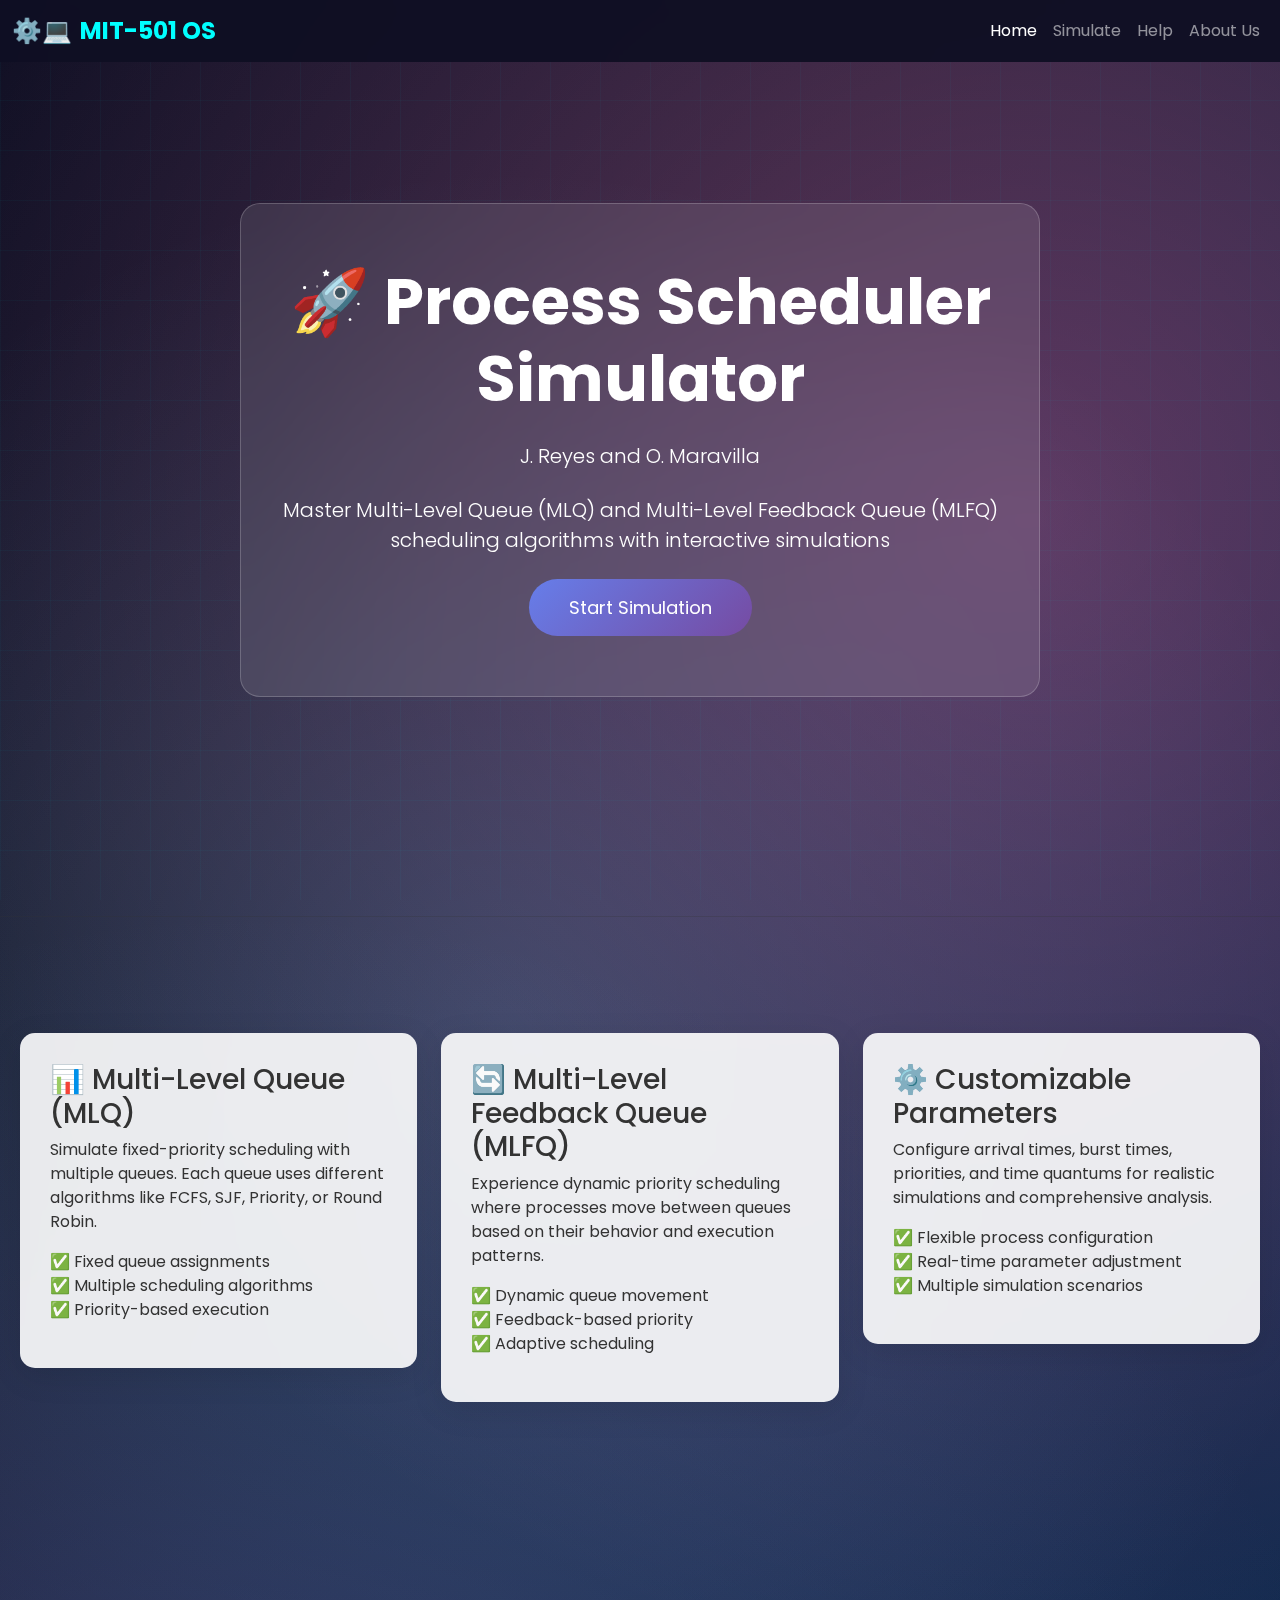
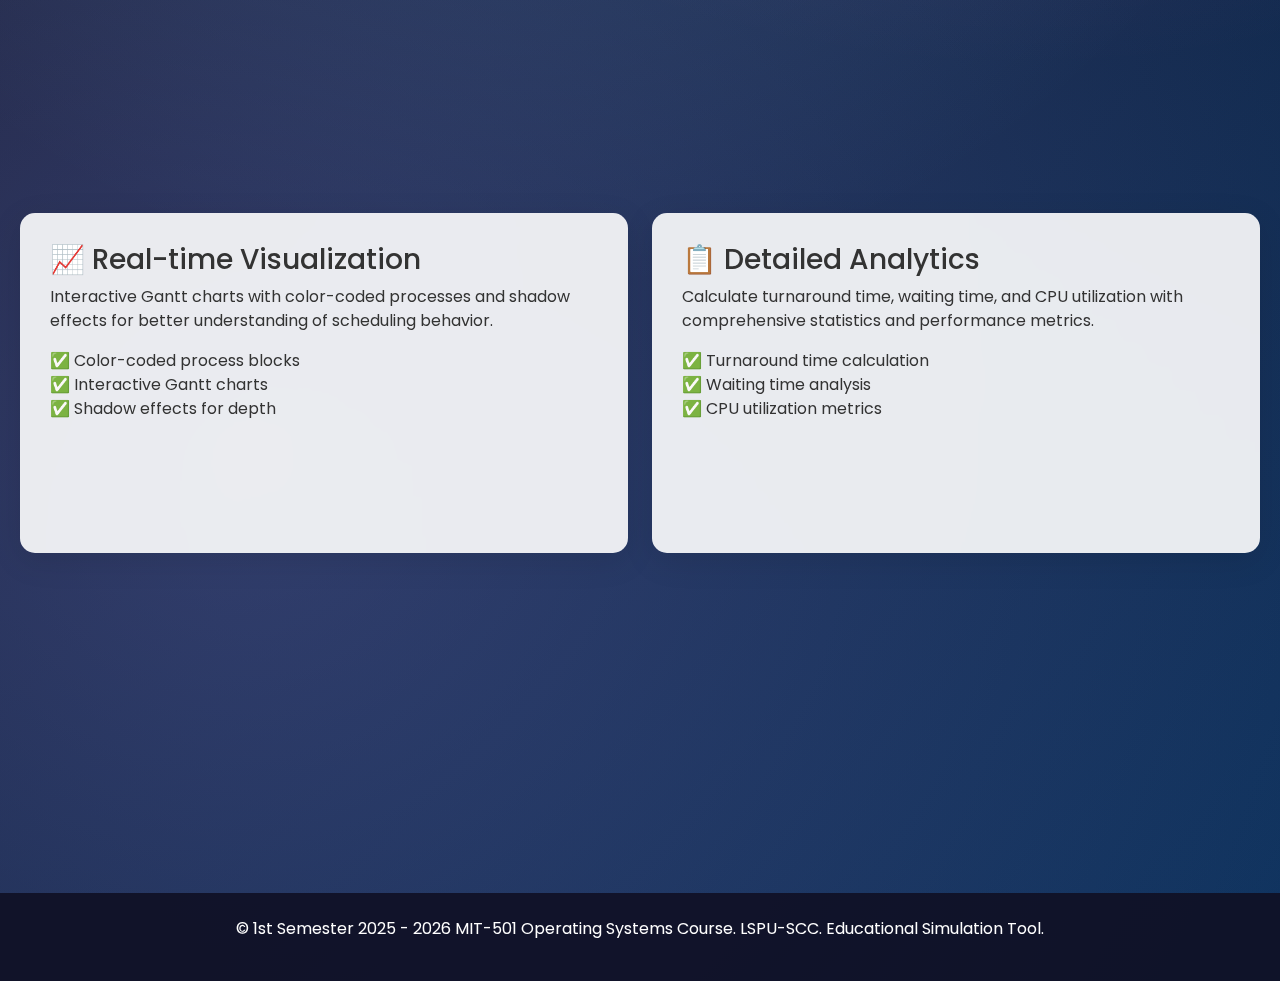
<file: index.html>
<!DOCTYPE html>
<html lang="en">
<head>
    <meta charset="UTF-8">
    <meta name="viewport" content="width=device-width, initial-scale=1.0">
    <title>MIT-501 OS Scheduler Simulator</title>
    <link href="https://cdn.jsdelivr.net/npm/bootstrap@5.3.2/dist/css/bootstrap.min.css" rel="stylesheet">
    <link href="https://fonts.googleapis.com/css2?family=Poppins:wght@300;400;500;600;700&display=swap" rel="stylesheet">
    <link rel="stylesheet" href="css/styles.css">
    <style>
        * {
            font-family: 'Poppins', sans-serif;
        }
        .hero-section {
            min-height: 100vh;
            display: flex;
            align-items: center;
            justify-content: center;
            text-align: center;
            color: white;
            position: relative;
        }
        .hero-content {
            background: rgba(255,255,255,0.1);
            padding: 60px 40px;
            border-radius: 20px;
            backdrop-filter: blur(15px);
            border: 1px solid rgba(255,255,255,0.2);
            max-width: 800px;
        }
        .feature-card {
            background: rgba(255,255,255,0.9);
            border-radius: 15px;
            padding: 30px;
            margin: 20px 0;
            box-shadow: 0 8px 32px rgba(0,0,0,0.1);
            backdrop-filter: blur(10px);
            transition: transform 0.3s ease;
            display: flex;
            flex-direction: column;
            min-height: 300px;
        }
        .feature-card:hover {
            transform: translateY(-5px);
        }
        .btn-primary-custom {
            background: linear-gradient(135deg, #667eea 0%, #764ba2 100%);
            border: none;
            padding: 15px 40px;
            font-size: 18px;
            border-radius: 50px;
            color: white;
            text-decoration: none;
            display: inline-block;
            transition: all 0.3s ease;
        }
        .btn-primary-custom:hover {
            transform: translateY(-2px);
            box-shadow: 0 8px 25px rgba(102,126,234,0.3);
            color: white;
        }
    </style>
</head>
<body>
    <nav class="navbar navbar-expand-lg navbar-dark fixed-top" style="background: rgba(15,15,35,0.95); backdrop-filter: blur(10px); z-index: 1030;">
        <div class="container-fluid">
            <a class="navbar-brand fw-bold fs-4 d-flex align-items-center" href="#" style="color: #00ffff;">
                <span class="me-2" style="font-size: 1.5rem;">⚙️💻</span>MIT-501 OS
            </a>
            <button class="navbar-toggler" type="button" data-bs-toggle="collapse" data-bs-target="#navbarNav">
                <span class="navbar-toggler-icon"></span>
            </button>
            <div class="collapse navbar-collapse" id="navbarNav">
                <ul class="navbar-nav ms-auto">
                    <li class="nav-item">
                        <a class="nav-link active" href="index.html">Home</a>
                    </li>
                    <li class="nav-item">
                        <a class="nav-link" href="web_mlq/simulate.html">Simulate</a>
                    </li>
                    <li class="nav-item">
                        <a class="nav-link" href="web_mlq/help.html">Help</a>
                    </li>
                    <li class="nav-item">
                        <a class="nav-link" href="#">About Us</a>
                    </li>
                </ul>
            </div>
        </div>
    </nav>

    <section class="hero-section">
        <div class="hero-content">
            <h1 class="display-3 fw-bold mb-4">🚀 Process Scheduler Simulator</h1>
            <p class="lead mb-4">J. Reyes and O. Maravilla</p>
            <p class="lead mb-4">Master Multi-Level Queue (MLQ) and Multi-Level Feedback Queue (MLFQ) scheduling algorithms with interactive simulations</p>
            <a href="web_mlq/simulate.html" class="btn-primary-custom">Start Simulation</a>
        </div>
    </section>
<hr>
    <div class="container">
        <div class="row">
            <div class="col-md-4">
                <div class="feature-card h-40">
                    <h3>📊 Multi-Level Queue (MLQ)</h3>
                    <p>Simulate fixed-priority scheduling with multiple queues. Each queue uses different algorithms like FCFS, SJF, Priority, or Round Robin.</p>
                    <ul class="list-unstyled">
                        <li>✅ Fixed queue assignments</li>
                        <li>✅ Multiple scheduling algorithms</li>
                        <li>✅ Priority-based execution</li>
                    </ul>
                </div>
            </div>
            <div class="col-md-4">
                <div class="feature-card h-40">
                    <h3>🔄 Multi-Level Feedback Queue (MLFQ)</h3>
                    <p>Experience dynamic priority scheduling where processes move between queues based on their behavior and execution patterns.</p>
                    <ul class="list-unstyled">
                        <li>✅ Dynamic queue movement</li>
                        <li>✅ Feedback-based priority</li>
                        <li>✅ Adaptive scheduling</li>
                    </ul>
                </div>
            </div>
            <div class="col-md-4">
                <div class="feature-card h-40">
                    <h3>⚙️ Customizable Parameters</h3>
                    <p>Configure arrival times, burst times, priorities, and time quantums for realistic simulations and comprehensive analysis.</p>
                    <ul class="list-unstyled">
                        <li>✅ Flexible process configuration</li>
                        <li>✅ Real-time parameter adjustment</li>
                        <li>✅ Multiple simulation scenarios</li>
                    </ul>
                </div>
            </div>
        </div>
        
        <!-- <div class="row mt-4">
            <div class="col-md-6">
                <div class="feature-card h-40">
                    <h3>📈 Real-time Visualization</h3>
                    <p>Interactive Gantt charts with color-coded processes and shadow effects for better understanding of scheduling behavior.</p>
                    <ul class="list-unstyled">
                        <li>✅ Color-coded process blocks</li>
                        <li>✅ Interactive Gantt charts</li>
                        <li>✅ Shadow effects for depth</li>
                    </ul>
                </div>
            </div>
            <div class="col-md-6">
                <div class="feature-card h-40">
                    <h3>📋 Detailed Analytics</h3>
                    <p>Calculate turnaround time, waiting time, and CPU utilization with comprehensive statistics and performance metrics.</p>
                    <ul class="list-unstyled">
                        <li>✅ Turnaround time calculation</li>
                        <li>✅ Waiting time analysis</li>
                        <li>✅ CPU utilization metrics</li>
                    </ul>
                </div>
            </div>
        </div> -->
    </div>
    <div class="container">
        <div class="row">
            <div class="col-md-6">
                <div class="feature-card h-50">
                    <h3>📈 Real-time Visualization</h3>
                    <p>Interactive Gantt charts with color-coded processes and shadow effects for better understanding of scheduling behavior.</p>
                    <ul class="list-unstyled">
                        <li>✅ Color-coded process blocks</li>
                        <li>✅ Interactive Gantt charts</li>
                        <li>✅ Shadow effects for depth</li>
                    </ul>
                </div>
            </div>
            <div class="col-md-6">
                <div class="feature-card h-50">
                    <h3>📋 Detailed Analytics</h3>
                    <p>Calculate turnaround time, waiting time, and CPU utilization with comprehensive statistics and performance metrics.</p>
                    <ul class="list-unstyled">
                        <li>✅ Turnaround time calculation</li>
                        <li>✅ Waiting time analysis</li>
                        <li>✅ CPU utilization metrics</li>
                    </ul>
                </div>
            </div>
        </div>

    </div>

    <footer class="text-center py-4" style="background: rgba(15,15,35,0.9); color: white;">
        <p>&copy; 1st Semester 2025 - 2026 MIT-501 Operating Systems Course. LSPU-SCC. Educational Simulation Tool.</p>
    </footer>

    <script src="https://cdn.jsdelivr.net/npm/bootstrap@5.3.2/dist/js/bootstrap.bundle.min.js"></script>
</body>
</html>
</file>
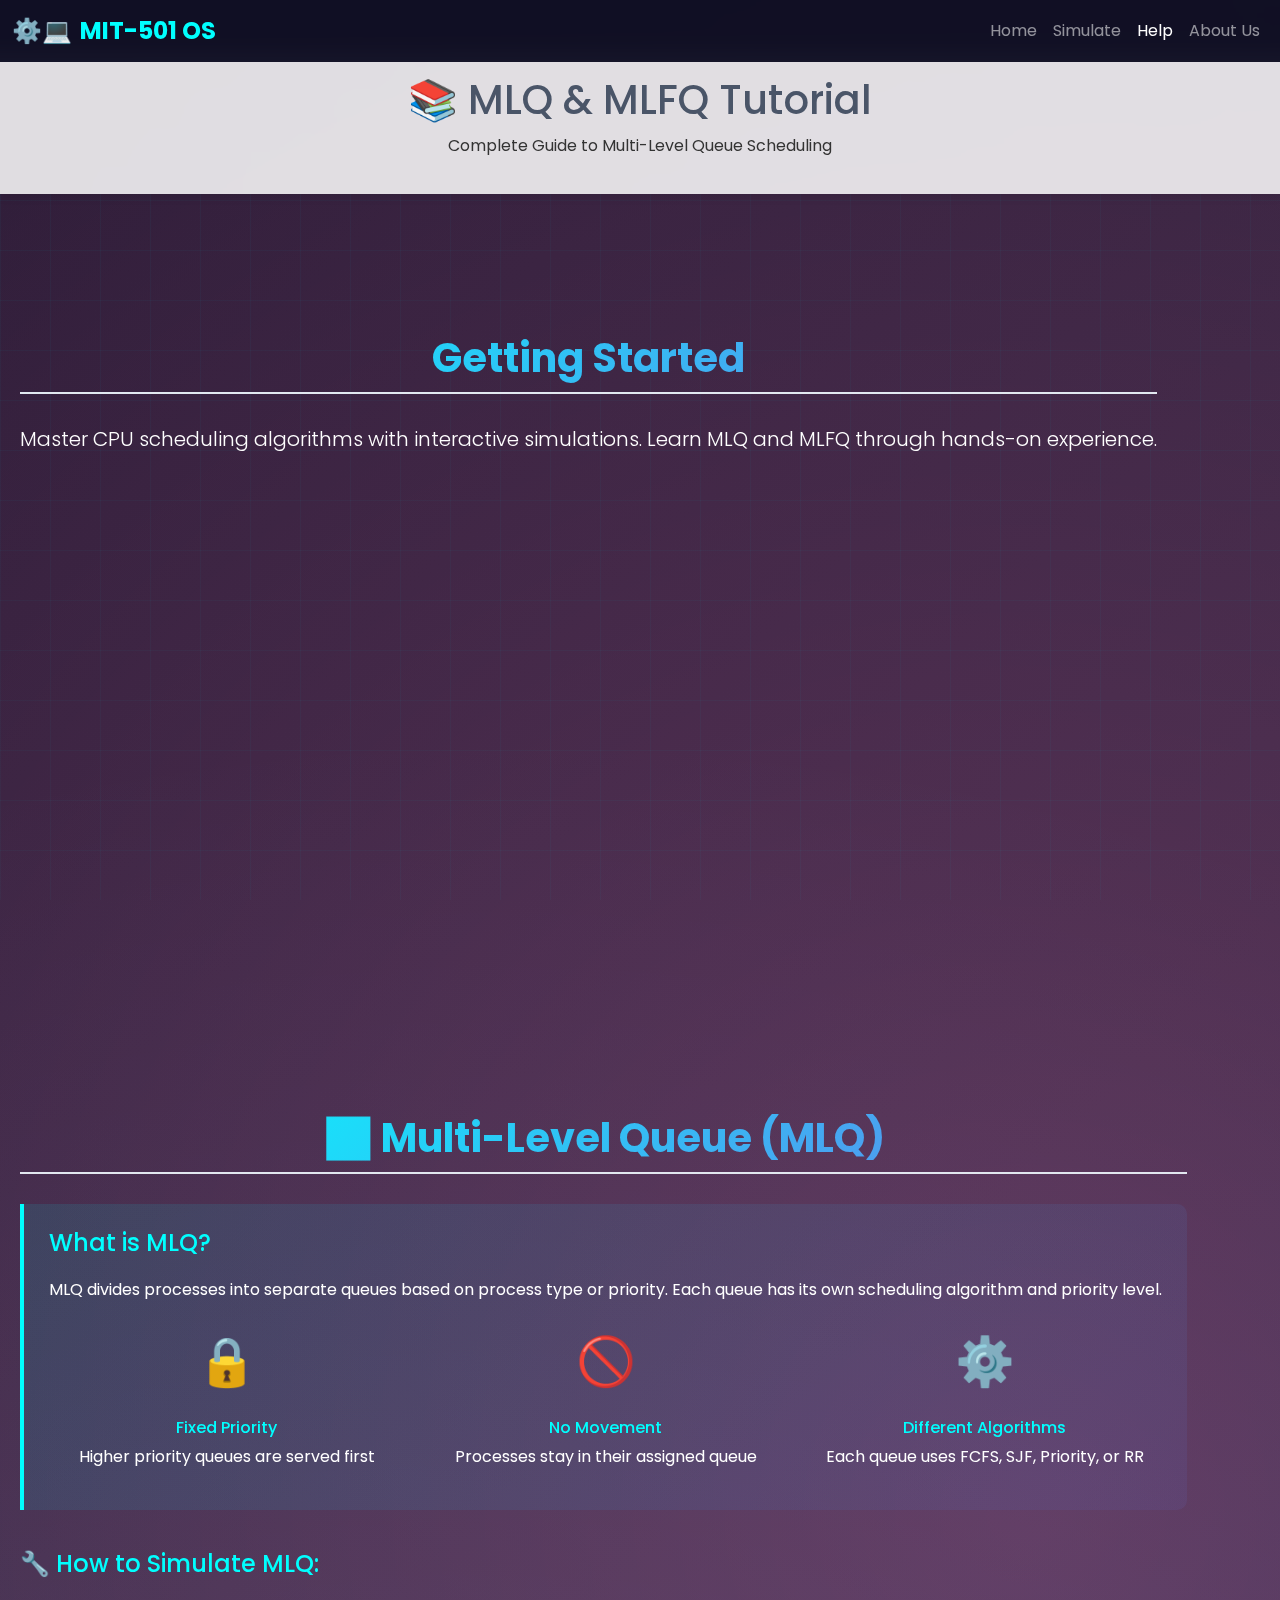
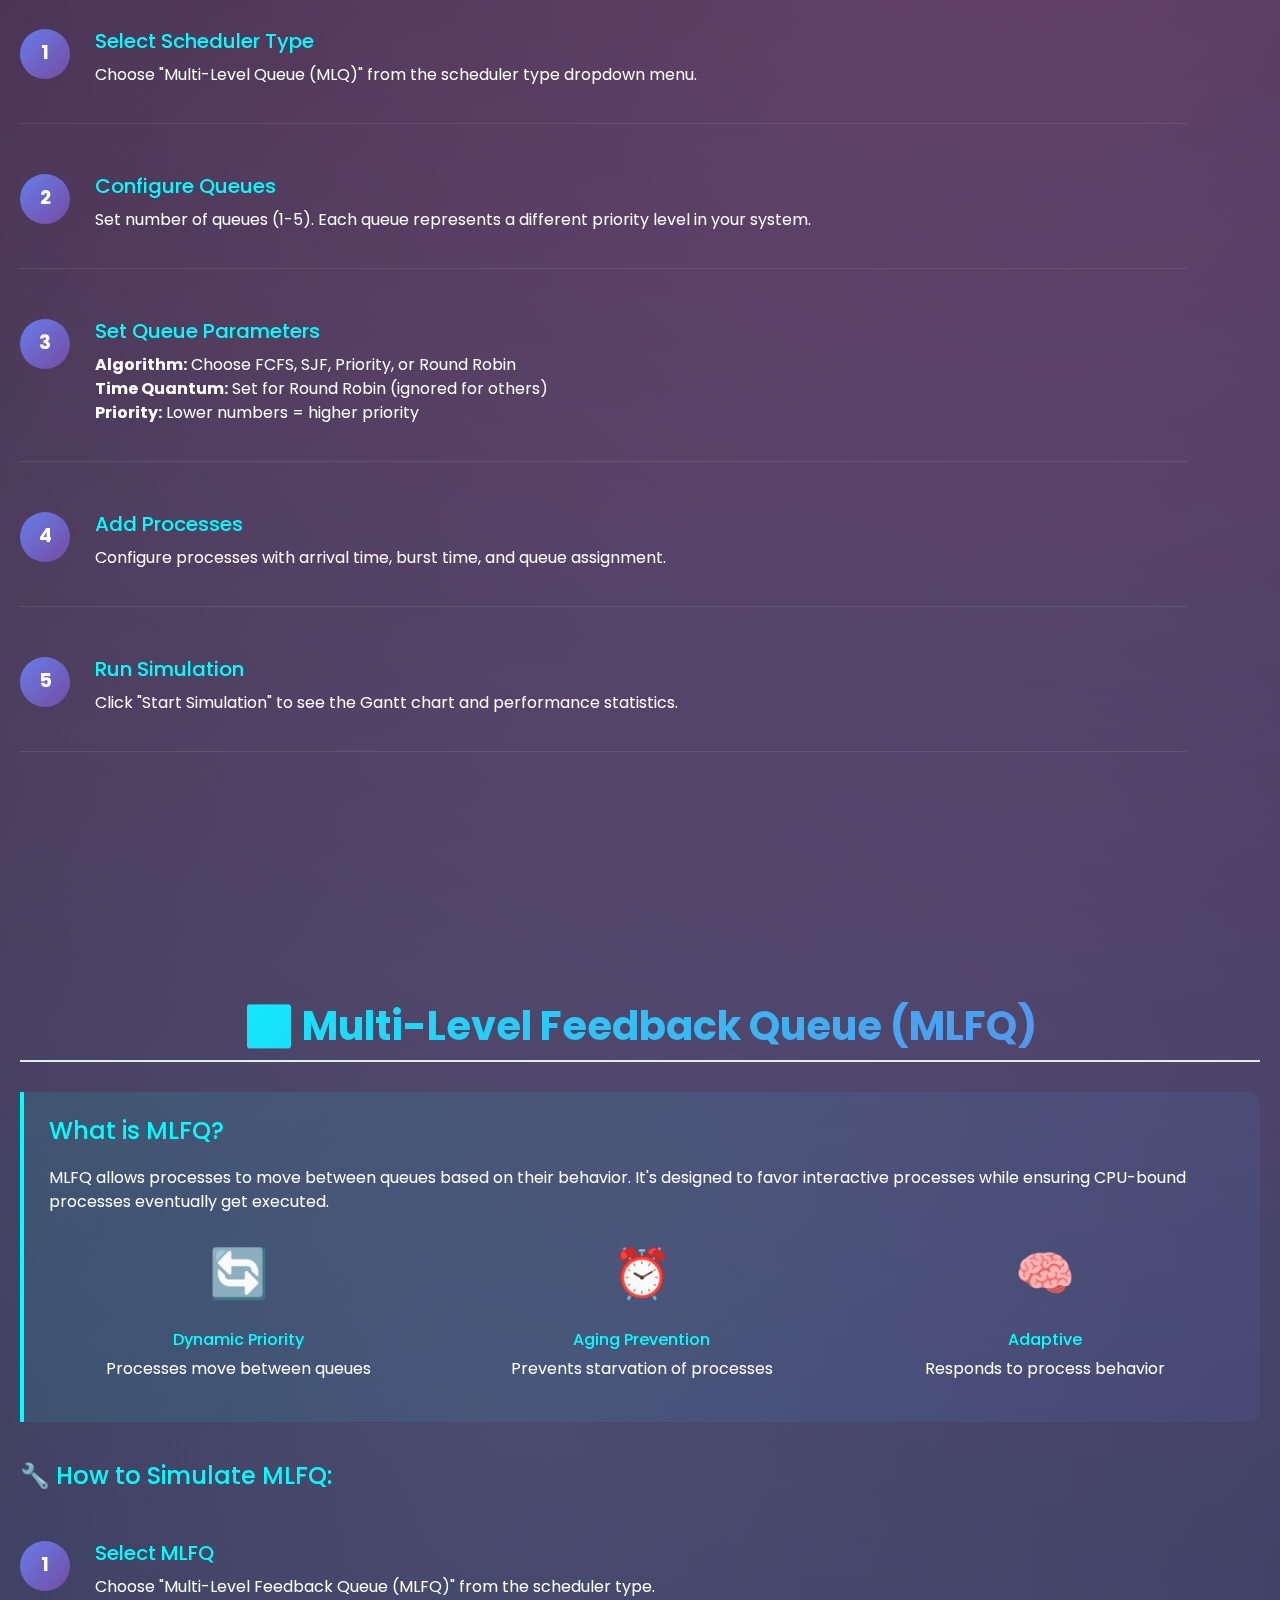
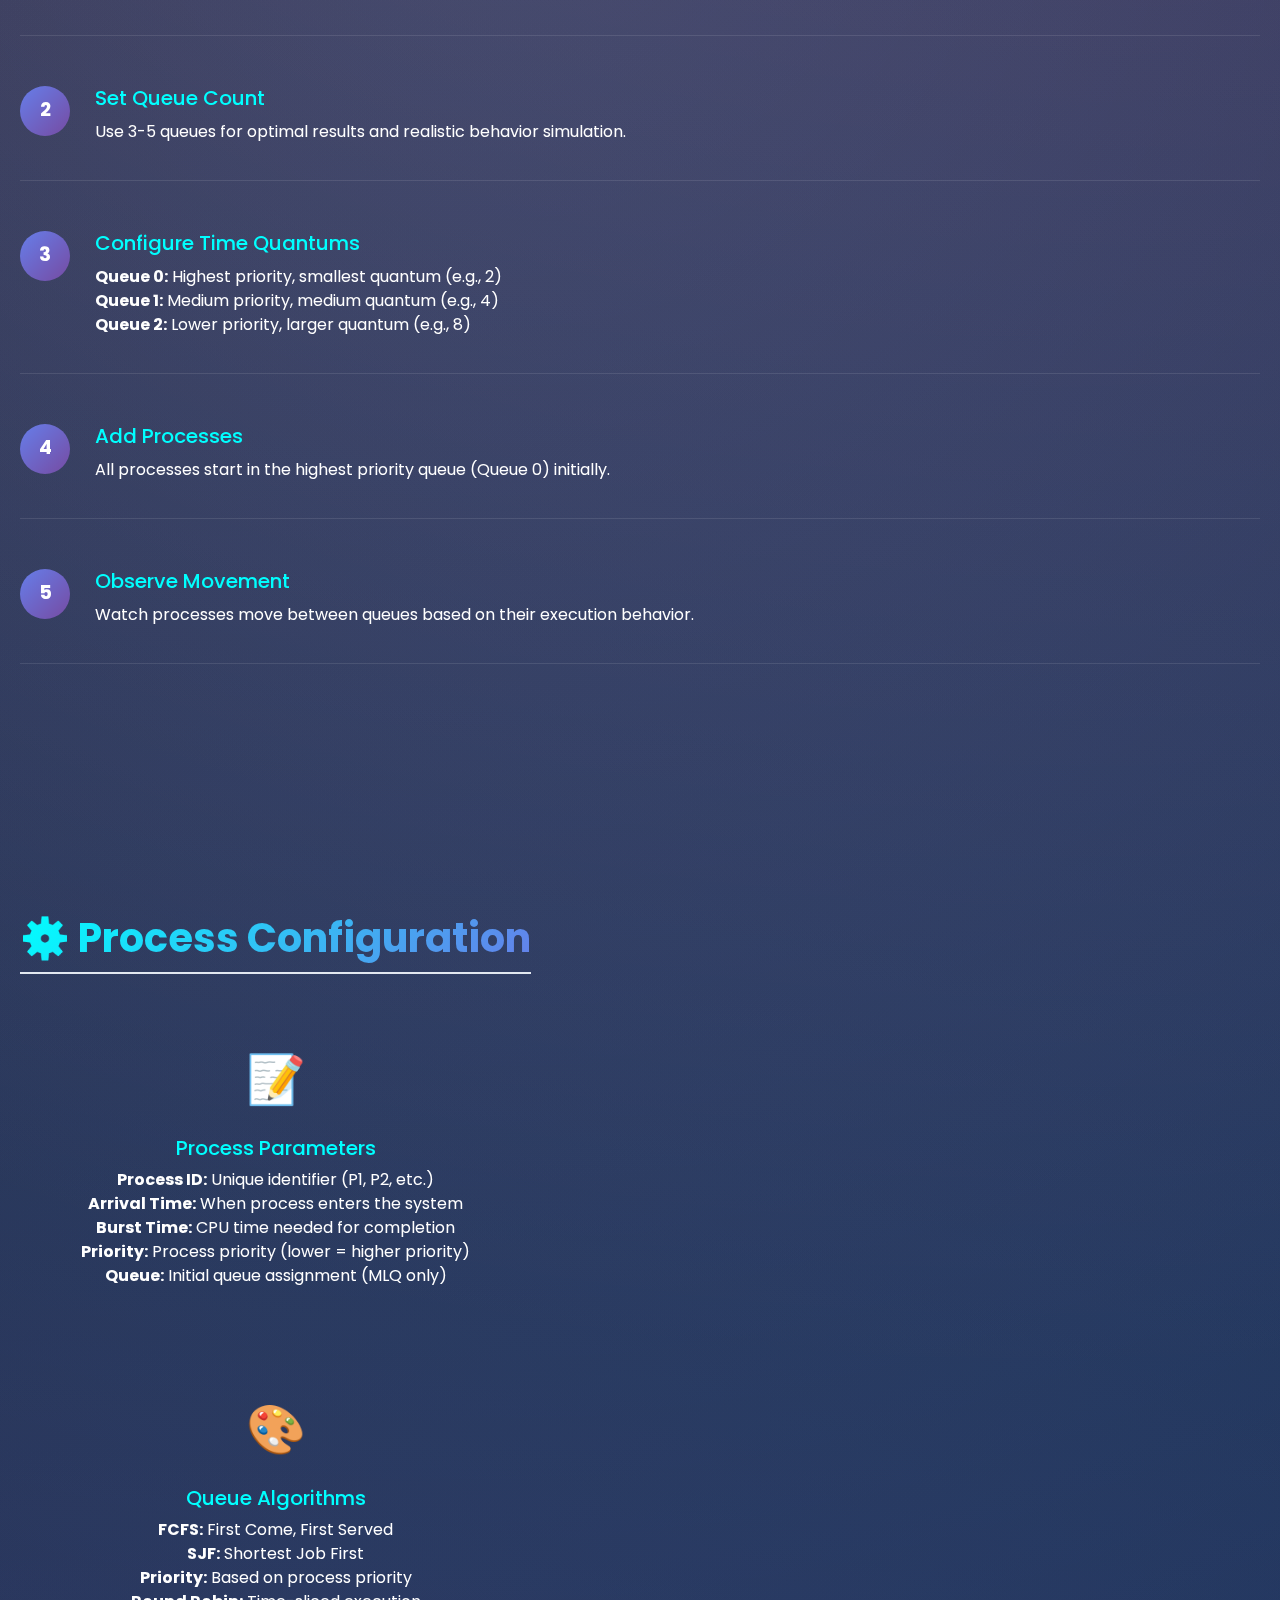
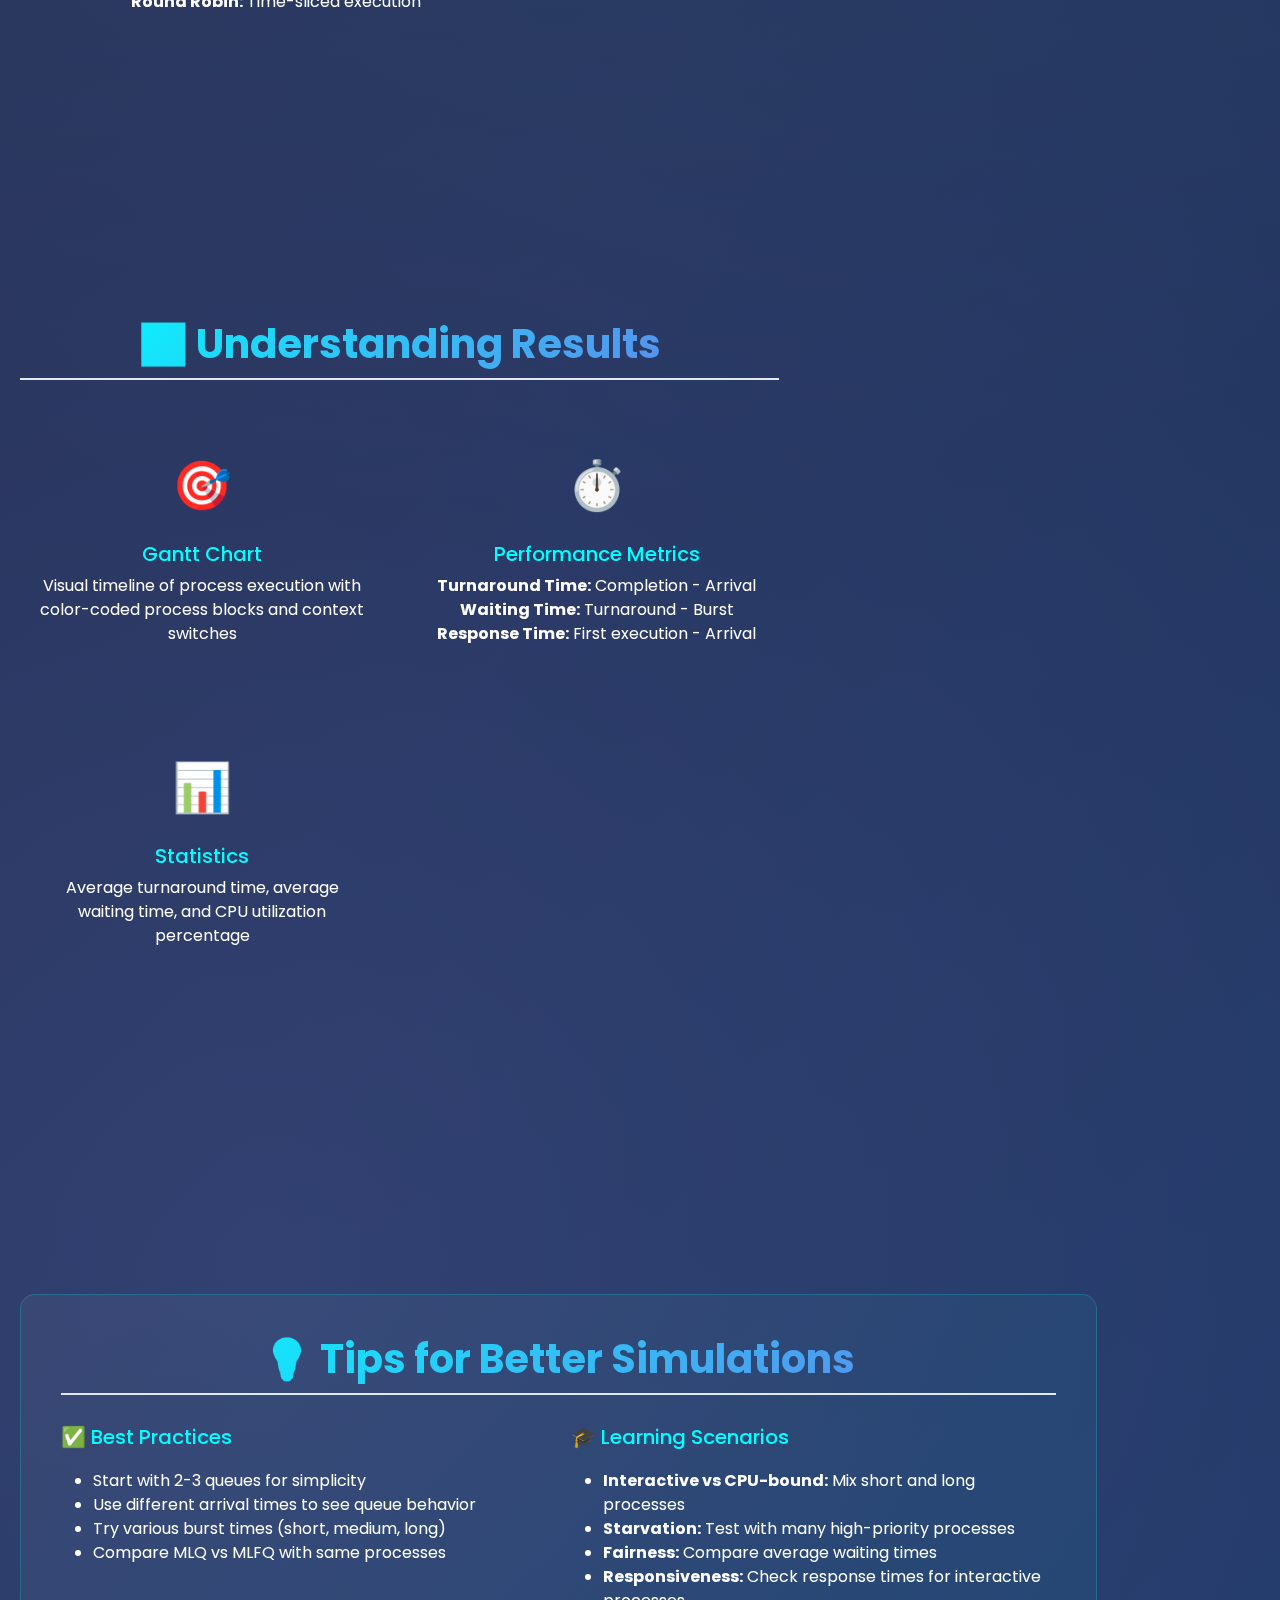
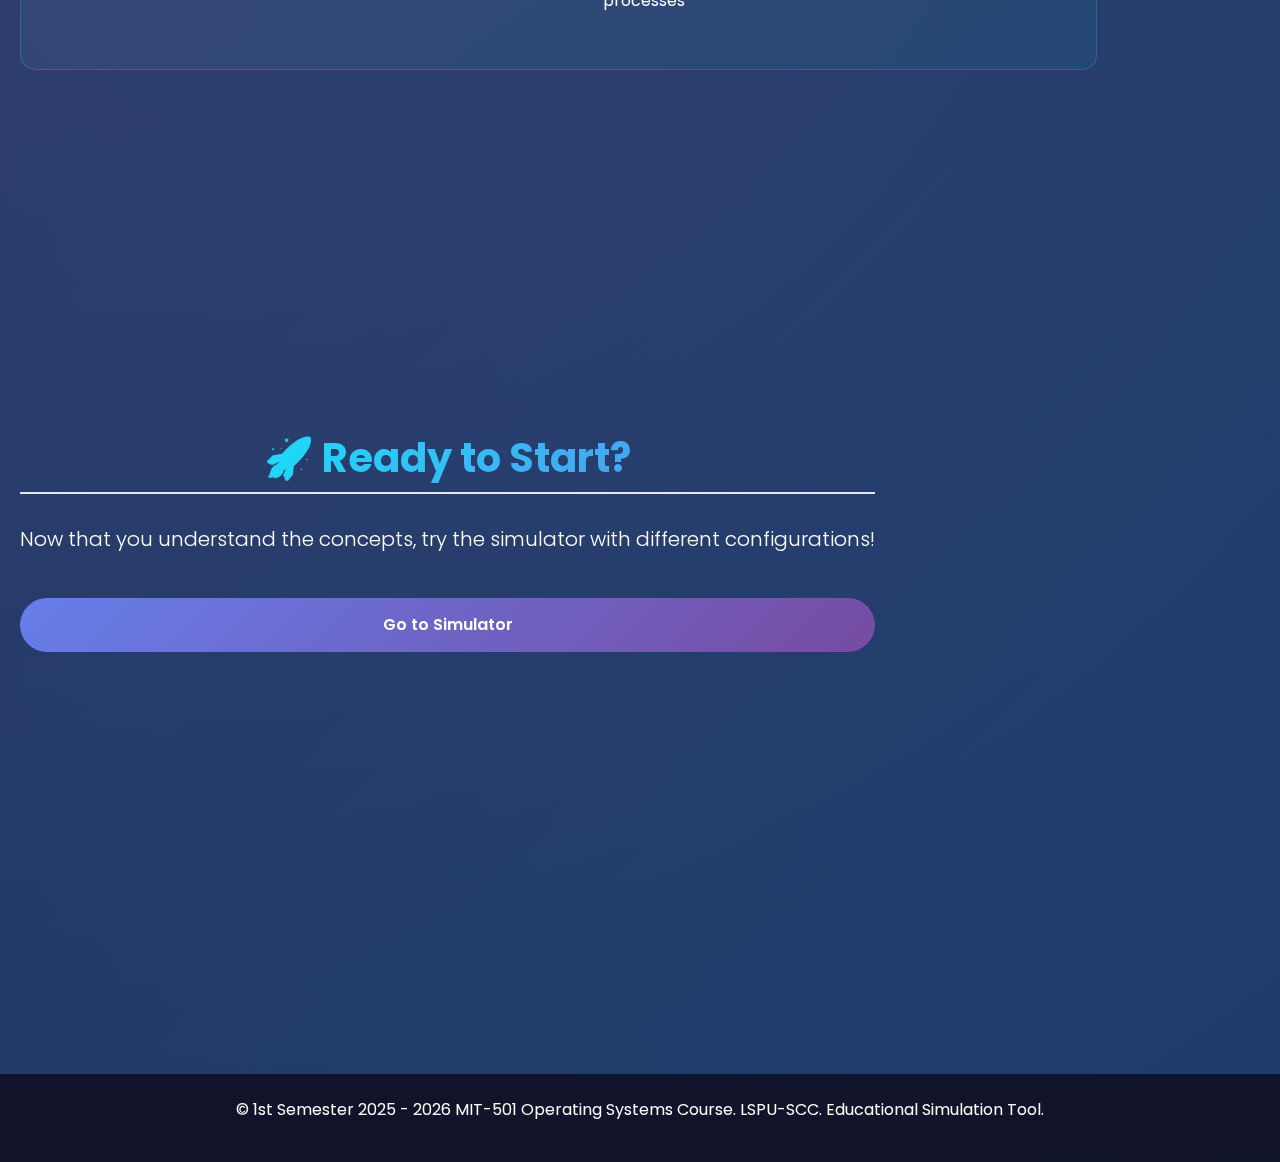
<file: web_mlq/help.html>
<!DOCTYPE html>
<html lang="en">
<head>
    <meta charset="UTF-8">
    <meta name="viewport" content="width=device-width, initial-scale=1.0">
    <title>Help - MLQ & MLFQ Tutorial</title>
    <link href="https://cdn.jsdelivr.net/npm/bootstrap@5.3.2/dist/css/bootstrap.min.css" rel="stylesheet">
    <link href="https://fonts.googleapis.com/css2?family=Poppins:wght@300;400;500;600;700&display=swap" rel="stylesheet">
    <link rel="stylesheet" href="../css/styles.css">
    <style>
        * {
            font-family: 'Poppins', sans-serif;
        }
        .content-section {
            padding: 60px 0;
            color: white;
        }
        .section-title {
            font-size: 2.5rem;
            font-weight: 700;
            margin-bottom: 30px;
            background: linear-gradient(135deg, #00ffff, #667eea);
            -webkit-background-clip: text;
            -webkit-text-fill-color: transparent;
            text-align: center;
        }
        .step-item {
            display: flex;
            align-items: flex-start;
            margin: 30px 0;
            padding: 20px 0;
            border-bottom: 1px solid rgba(255,255,255,0.1);
        }
        .step-number {
            background: linear-gradient(135deg, #667eea, #764ba2);
            color: white;
            width: 50px;
            height: 50px;
            border-radius: 50%;
            display: flex;
            align-items: center;
            justify-content: center;
            font-weight: bold;
            font-size: 1.2rem;
            margin-right: 25px;
            flex-shrink: 0;
        }
        .step-content h5 {
            color: #00ffff;
            margin-bottom: 10px;
        }
        .algorithm-highlight {
            background: linear-gradient(135deg, rgba(0,255,255,0.1), rgba(102,126,234,0.1));
            border-left: 4px solid #00ffff;
            padding: 25px;
            margin: 25px 0;
            border-radius: 0 10px 10px 0;
        }
        .feature-grid {
            display: grid;
            grid-template-columns: repeat(auto-fit, minmax(300px, 1fr));
            gap: 30px;
            margin: 40px 0;
        }
        .feature-item {
            text-align: center;
            padding: 30px 20px;
        }
        .feature-icon {
            font-size: 3rem;
            margin-bottom: 20px;
            display: block;
        }
        .tip-section {
            background: linear-gradient(135deg, rgba(255,255,255,0.05), rgba(0,255,255,0.05));
            border-radius: 15px;
            padding: 40px;
            margin: 40px 0;
            border: 1px solid rgba(0,255,255,0.2);
        }
    </style>
</head>
<body>
    <nav class="navbar navbar-expand-lg navbar-dark fixed-top" style="background: rgba(15,15,35,0.95); backdrop-filter: blur(10px); z-index: 1030;">
        <div class="container-fluid">
            <a class="navbar-brand fw-bold fs-4 d-flex align-items-center" href="#" style="color: #00ffff;">
                <span class="me-2" style="font-size: 1.5rem;">⚙️💻</span>MIT-501 OS
            </a>
            <button class="navbar-toggler" type="button" data-bs-toggle="collapse" data-bs-target="#navbarNav">
                <span class="navbar-toggler-icon"></span>
            </button>
            <div class="collapse navbar-collapse" id="navbarNav">
                <ul class="navbar-nav ms-auto">
                    <li class="nav-item">
                        <a class="nav-link" href="../index.html">Home</a>
                    </li>
                    <li class="nav-item">
                        <a class="nav-link" href="simulate.html">Simulate</a>
                    </li>
                    <li class="nav-item">
                        <a class="nav-link active" href="help.html">Help</a>
                    </li>
                    <li class="nav-item">
                        <a class="nav-link" href="#">About Us</a>
                    </li>
                </ul>
            </div>
        </div>
    </nav>

    <div class="header">
        <h1>📚 MLQ & MLFQ Tutorial</h1>
        <p>Complete Guide to Multi-Level Queue Scheduling</p>
    </div>

    <div class="container">
        <div class="row content-section">
            <div class="col-12 text-center mb-5">
                <h2 class="section-title">Getting Started</h2>
                <p class="lead">Master CPU scheduling algorithms with interactive simulations. Learn MLQ and MLFQ through hands-on experience.</p>
            </div>
        </div>
    </div>

    <div class="container">
        <div class="row content-section">
            <div class="col-12">
                <h2 class="section-title">📊 Multi-Level Queue (MLQ)</h2>
                <div class="algorithm-highlight">
                    <h4 style="color: #00ffff; margin-bottom: 20px;">What is MLQ?</h4>
                    <p>MLQ divides processes into separate queues based on process type or priority. Each queue has its own scheduling algorithm and priority level.</p>
                    <div class="row mt-4">
                        <div class="col-md-4 text-center">
                            <span class="feature-icon">🔒</span>
                            <h6 style="color: #00ffff;">Fixed Priority</h6>
                            <p>Higher priority queues are served first</p>
                        </div>
                        <div class="col-md-4 text-center">
                            <span class="feature-icon">🚫</span>
                            <h6 style="color: #00ffff;">No Movement</h6>
                            <p>Processes stay in their assigned queue</p>
                        </div>
                        <div class="col-md-4 text-center">
                            <span class="feature-icon">⚙️</span>
                            <h6 style="color: #00ffff;">Different Algorithms</h6>
                            <p>Each queue uses FCFS, SJF, Priority, or RR</p>
                        </div>
                    </div>
                </div>
                <h4 style="color: #00ffff; margin: 40px 0 30px 0;">🔧 How to Simulate MLQ:</h4>
                <div class="step-item">
                    <div class="step-number">1</div>
                    <div class="step-content">
                        <h5>Select Scheduler Type</h5>
                        <p>Choose "Multi-Level Queue (MLQ)" from the scheduler type dropdown menu.</p>
                    </div>
                </div>
                <div class="step-item">
                    <div class="step-number">2</div>
                    <div class="step-content">
                        <h5>Configure Queues</h5>
                        <p>Set number of queues (1-5). Each queue represents a different priority level in your system.</p>
                    </div>
                </div>
                <div class="step-item">
                    <div class="step-number">3</div>
                    <div class="step-content">
                        <h5>Set Queue Parameters</h5>
                        <p><strong>Algorithm:</strong> Choose FCFS, SJF, Priority, or Round Robin<br>
                        <strong>Time Quantum:</strong> Set for Round Robin (ignored for others)<br>
                        <strong>Priority:</strong> Lower numbers = higher priority</p>
                    </div>
                </div>
                <div class="step-item">
                    <div class="step-number">4</div>
                    <div class="step-content">
                        <h5>Add Processes</h5>
                        <p>Configure processes with arrival time, burst time, and queue assignment.</p>
                    </div>
                </div>
                <div class="step-item">
                    <div class="step-number">5</div>
                    <div class="step-content">
                        <h5>Run Simulation</h5>
                        <p>Click "Start Simulation" to see the Gantt chart and performance statistics.</p>
                    </div>
                </div>
            </div>
        </div>
    </div>

    <div class="container">
        <div class="row content-section">
            <div class="col-12">
                <h2 class="section-title">🔄 Multi-Level Feedback Queue (MLFQ)</h2>
                <div class="algorithm-highlight">
                    <h4 style="color: #00ffff; margin-bottom: 20px;">What is MLFQ?</h4>
                    <p>MLFQ allows processes to move between queues based on their behavior. It's designed to favor interactive processes while ensuring CPU-bound processes eventually get executed.</p>
                    <div class="row mt-4">
                        <div class="col-md-4 text-center">
                            <span class="feature-icon">🔄</span>
                            <h6 style="color: #00ffff;">Dynamic Priority</h6>
                            <p>Processes move between queues</p>
                        </div>
                        <div class="col-md-4 text-center">
                            <span class="feature-icon">⏰</span>
                            <h6 style="color: #00ffff;">Aging Prevention</h6>
                            <p>Prevents starvation of processes</p>
                        </div>
                        <div class="col-md-4 text-center">
                            <span class="feature-icon">🧠</span>
                            <h6 style="color: #00ffff;">Adaptive</h6>
                            <p>Responds to process behavior</p>
                        </div>
                    </div>
                </div>
                <h4 style="color: #00ffff; margin: 40px 0 30px 0;">🔧 How to Simulate MLFQ:</h4>
                <div class="step-item">
                    <div class="step-number">1</div>
                    <div class="step-content">
                        <h5>Select MLFQ</h5>
                        <p>Choose "Multi-Level Feedback Queue (MLFQ)" from the scheduler type.</p>
                    </div>
                </div>
                <div class="step-item">
                    <div class="step-number">2</div>
                    <div class="step-content">
                        <h5>Set Queue Count</h5>
                        <p>Use 3-5 queues for optimal results and realistic behavior simulation.</p>
                    </div>
                </div>
                <div class="step-item">
                    <div class="step-number">3</div>
                    <div class="step-content">
                        <h5>Configure Time Quantums</h5>
                        <p><strong>Queue 0:</strong> Highest priority, smallest quantum (e.g., 2)<br>
                        <strong>Queue 1:</strong> Medium priority, medium quantum (e.g., 4)<br>
                        <strong>Queue 2:</strong> Lower priority, larger quantum (e.g., 8)</p>
                    </div>
                </div>
                <div class="step-item">
                    <div class="step-number">4</div>
                    <div class="step-content">
                        <h5>Add Processes</h5>
                        <p>All processes start in the highest priority queue (Queue 0) initially.</p>
                    </div>
                </div>
                <div class="step-item">
                    <div class="step-number">5</div>
                    <div class="step-content">
                        <h5>Observe Movement</h5>
                        <p>Watch processes move between queues based on their execution behavior.</p>
                    </div>
                </div>
            </div>
        </div>
    </div>

    <div class="container">
        <div class="row content-section">
            <div class="col-12">
                <h2 class="section-title">⚙️ Process Configuration</h2>
                <div class="feature-grid">
                    <div class="feature-item">
                        <span class="feature-icon">📝</span>
                        <h5 style="color: #00ffff;">Process Parameters</h5>
                        <p><strong>Process ID:</strong> Unique identifier (P1, P2, etc.)<br>
                        <strong>Arrival Time:</strong> When process enters the system<br>
                        <strong>Burst Time:</strong> CPU time needed for completion<br>
                        <strong>Priority:</strong> Process priority (lower = higher priority)<br>
                        <strong>Queue:</strong> Initial queue assignment (MLQ only)</p>
                    </div>
                    <div class="feature-item">
                        <span class="feature-icon">🎨</span>
                        <h5 style="color: #00ffff;">Queue Algorithms</h5>
                        <p><strong>FCFS:</strong> First Come, First Served<br>
                        <strong>SJF:</strong> Shortest Job First<br>
                        <strong>Priority:</strong> Based on process priority<br>
                        <strong>Round Robin:</strong> Time-sliced execution</p>
                    </div>
                </div>
            </div>
        </div>
    </div>

    <div class="container">
        <div class="row content-section">
            <div class="col-12">
                <h2 class="section-title">📈 Understanding Results</h2>
                <div class="feature-grid">
                    <div class="feature-item">
                        <span class="feature-icon">🎯</span>
                        <h5 style="color: #00ffff;">Gantt Chart</h5>
                        <p>Visual timeline of process execution with color-coded process blocks and context switches</p>
                    </div>
                    <div class="feature-item">
                        <span class="feature-icon">⏱️</span>
                        <h5 style="color: #00ffff;">Performance Metrics</h5>
                        <p><strong>Turnaround Time:</strong> Completion - Arrival<br>
                        <strong>Waiting Time:</strong> Turnaround - Burst<br>
                        <strong>Response Time:</strong> First execution - Arrival</p>
                    </div>
                    <div class="feature-item">
                        <span class="feature-icon">📊</span>
                        <h5 style="color: #00ffff;">Statistics</h5>
                        <p>Average turnaround time, average waiting time, and CPU utilization percentage</p>
                    </div>
                </div>
            </div>
        </div>
    </div>

    <div class="container">
        <div class="row content-section">
            <div class="col-12">
                <div class="tip-section">
                    <h2 class="section-title">💡 Tips for Better Simulations</h2>
                    <div class="row">
                        <div class="col-md-6">
                            <h5 style="color: #00ffff; margin-bottom: 20px;">✅ Best Practices</h5>
                            <ul>
                                <li>Start with 2-3 queues for simplicity</li>
                                <li>Use different arrival times to see queue behavior</li>
                                <li>Try various burst times (short, medium, long)</li>
                                <li>Compare MLQ vs MLFQ with same processes</li>
                            </ul>
                        </div>
                        <div class="col-md-6">
                            <h5 style="color: #00ffff; margin-bottom: 20px;">🎓 Learning Scenarios</h5>
                            <ul>
                                <li><strong>Interactive vs CPU-bound:</strong> Mix short and long processes</li>
                                <li><strong>Starvation:</strong> Test with many high-priority processes</li>
                                <li><strong>Fairness:</strong> Compare average waiting times</li>
                                <li><strong>Responsiveness:</strong> Check response times for interactive processes</li>
                            </ul>
                        </div>
                    </div>
                </div>
            </div>
        </div>
    </div>

    <div class="container">
        <div class="row content-section">
            <div class="col-12 text-center">
                <h2 class="section-title">🚀 Ready to Start?</h2>
                <p class="lead mb-4">Now that you understand the concepts, try the simulator with different configurations!</p>
                <a href="simulate.html" class="btn btn-primary btn-lg" style="background: linear-gradient(135deg, #667eea 0%, #764ba2 100%); border: none; padding: 15px 40px; border-radius: 50px;">Go to Simulator</a>
            </div>
        </div>
    </div>

    <footer class="text-center py-4" style="background: rgba(15,15,35,0.9); color: white;">
        <p>&copy; 1st Semester 2025 - 2026 MIT-501 Operating Systems Course. LSPU-SCC. Educational Simulation Tool.</p>
    </footer>

    <script src="https://cdn.jsdelivr.net/npm/bootstrap@5.3.2/dist/js/bootstrap.bundle.min.js"></script>
</body>
</html>
</file>
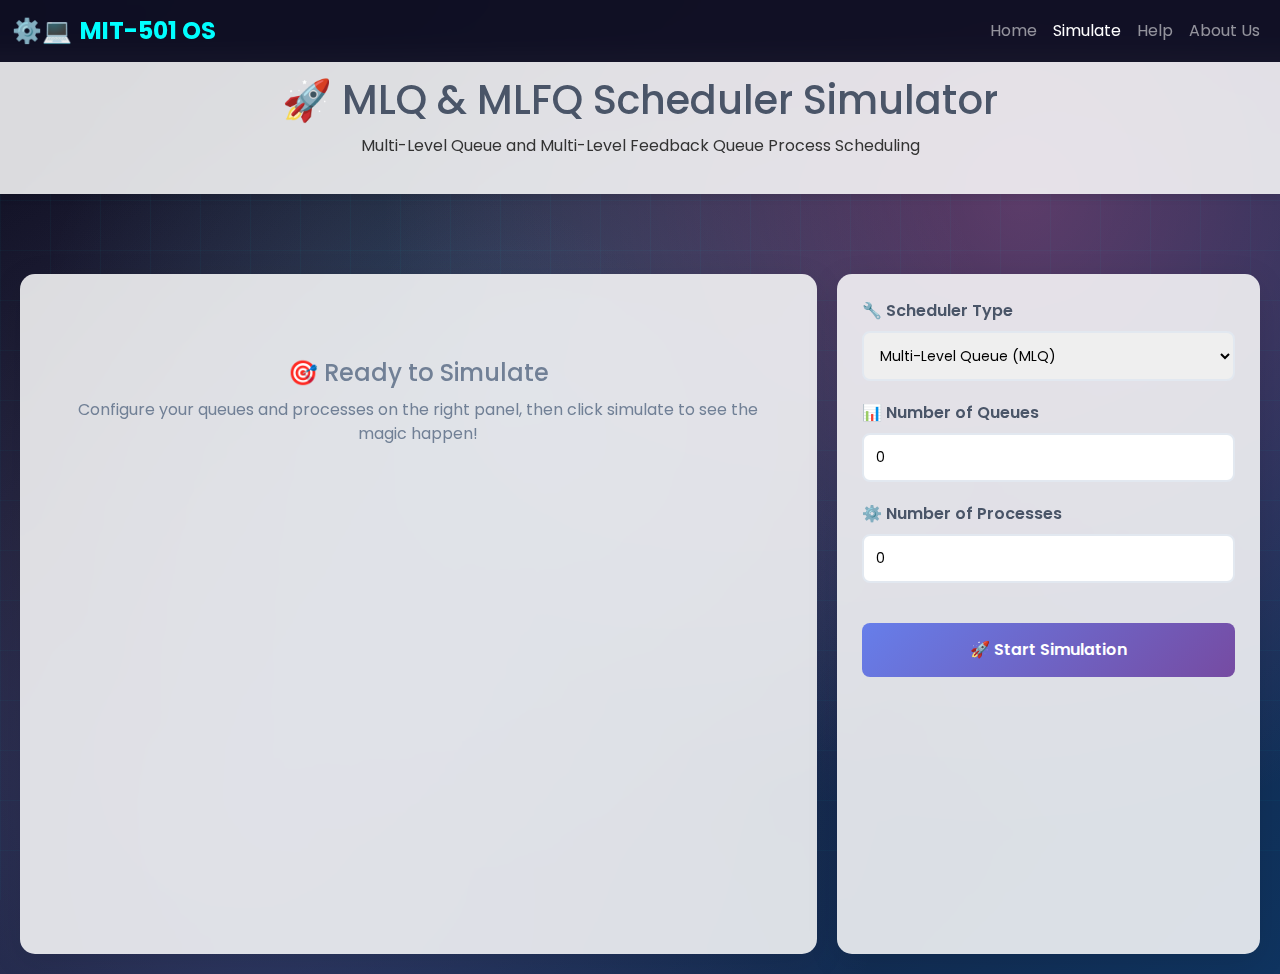
<file: web_mlq/simulate.html>
<!DOCTYPE html>
<html lang="en">
<head>
    <meta charset="UTF-8">
    <meta name="viewport" content="width=device-width, initial-scale=1.0">
    <title>MLQ and MLFQ Simulator</title>
    <link href="https://cdn.jsdelivr.net/npm/bootstrap@5.3.2/dist/css/bootstrap.min.css" rel="stylesheet">
    <link href="https://fonts.googleapis.com/css2?family=Poppins:wght@300;400;500;600;700&display=swap" rel="stylesheet">
    <link rel="stylesheet" href="../css/styles.css">
    <style>
        * {
            font-family: 'Poppins', sans-serif;
        }
    </style>
</head>
<body>
    <nav class="navbar navbar-expand-lg navbar-dark fixed-top" style="background: rgba(15,15,35,0.95); backdrop-filter: blur(10px); z-index: 1030;">
        <div class="container-fluid">
            <a class="navbar-brand fw-bold fs-4 d-flex align-items-center" href="#" style="color: #00ffff;">
                <span class="me-2" style="font-size: 1.5rem;">⚙️💻</span>MIT-501 OS
            </a>
            <button class="navbar-toggler" type="button" data-bs-toggle="collapse" data-bs-target="#navbarNav">
                <span class="navbar-toggler-icon"></span>
            </button>
            <div class="collapse navbar-collapse" id="navbarNav">
                <ul class="navbar-nav ms-auto">
                    <li class="nav-item">
                        <a class="nav-link" href="../index.html">Home</a>
                    </li>
                    <li class="nav-item">
                        <a class="nav-link active" href="simulate.html">Simulate</a>
                    </li>
                    <li class="nav-item">
                        <a class="nav-link" href="help.html">Help</a>
                    </li>
                    <li class="nav-item">
                        <a class="nav-link" href="#">About Us</a>
                    </li>
                </ul>
            </div>
        </div>
    </nav>
    
    <div class="header">
        <h1>🚀 MLQ & MLFQ Scheduler Simulator</h1>
        <p>Multi-Level Queue and Multi-Level Feedback Queue Process Scheduling</p>
    </div>
    
    <div class="container">
        <div class="simulation-panel">
            <div id="output">
                <div class="empty-state">
                    <h3>🎯 Ready to Simulate</h3>
                    <p>Configure your queues and processes on the right panel, then click simulate to see the magic happen!</p>
                </div>
            </div>
        </div>
        
        <div class="control-panel">
            <form id="simulatorForm">
                <div class="form-group">
                    <label for="schedulerType">🔧 Scheduler Type</label>
                    <select id="schedulerType" required>
                        <option value="MLQ">Multi-Level Queue (MLQ)</option>
                        <option value="MLFQ">Multi-Level Feedback Queue (MLFQ)</option>
                    </select>
                </div>

                <div class="form-group">
                    <label for="numQueues">📊 Number of Queues</label>
                    <input type="number" id="numQueues" min="0" max="5" value="0" required>
                </div>

                <div id="queueConfigs"></div>

                <div class="form-group">
                    <label for="numProcesses">⚙️ Number of Processes</label>
                    <input type="number" id="numProcesses" min="0" max="10" value="0" required>
                </div>

                <div id="processInputs"></div>

                <button type="submit" class="btn">🚀 Start Simulation</button>
            </form>
        </div>
    </div>

    <script src="https://cdn.jsdelivr.net/npm/bootstrap@5.3.2/dist/js/bootstrap.bundle.min.js"></script>
    <script src="../js/script.js"></script>
</body>
</html>
</file>
<file: css/styles.css>
* { margin: 0; padding: 0; box-sizing: border-box; }

body {
    font-family: 'Segoe UI', Tahoma, Geneva, Verdana, sans-serif;
    background: 
        radial-gradient(circle at 20% 80%, rgba(120, 119, 198, 0.3) 0%, transparent 50%),
        radial-gradient(circle at 80% 20%, rgba(255, 119, 198, 0.3) 0%, transparent 50%),
        radial-gradient(circle at 40% 40%, rgba(120, 219, 255, 0.2) 0%, transparent 50%),
        linear-gradient(135deg, #0f0f23 0%, #1a1a2e 25%, #16213e 50%, #0f3460 100%);
    min-height: 100vh;
    color: #333;
    position: relative;
    overflow-x: hidden;
}

body::before {
    content: '';
    position: fixed;
    top: 0;
    left: 0;
    width: 100%;
    height: 100%;
    background-image: 
        linear-gradient(90deg, rgba(0, 255, 255, 0.03) 1px, transparent 1px),
        linear-gradient(rgba(0, 255, 255, 0.03) 1px, transparent 1px);
    background-size: 50px 50px;
    animation: grid-move 20s linear infinite;
    pointer-events: none;
    z-index: -1;
}

@keyframes grid-move {
    0% { transform: translate(0, 0); }
    100% { transform: translate(50px, 50px); }
}

.header {
    background: rgba(255,255,255,0.85);
    padding: 20px;
    text-align: center;
    box-shadow: 0 2px 10px rgba(0,0,0,0.1);
    backdrop-filter: blur(10px);
    margin-top: 56px;
}

.header h1 {
    color: #4a5568;
    font-size: 2.5em;
    margin-bottom: 10px;
}

.container {
    display: flex;
    gap: 20px;
    padding: 20px;
    max-width: 1400px;
    margin: 0 auto;
    min-height: calc(100vh - 120px);
    padding-top: 80px;
}

.simulation-panel {
    flex: 2;
    background: rgba(255,255,255,0.85);
    border-radius: 15px;
    padding: 25px;
    box-shadow: 0 8px 32px rgba(0,0,0,0.1);
    backdrop-filter: blur(10px);
    overflow-y: auto;
}

.control-panel {
    flex: 1;
    background: rgba(255,255,255,0.85);
    border-radius: 15px;
    padding: 25px;
    box-shadow: 0 8px 32px rgba(0,0,0,0.1);
    backdrop-filter: blur(10px);
    max-height: calc(100vh - 160px);
    overflow-y: auto;
}

.form-group {
    margin-bottom: 20px;
}

label {
    display: block;
    margin-bottom: 8px;
    font-weight: 600;
    color: #4a5568;
}

input, select {
    width: 100%;
    padding: 12px;
    border: 2px solid #e2e8f0;
    border-radius: 8px;
    font-size: 14px;
    transition: all 0.3s ease;
}

input:focus, select:focus {
    outline: none;
    border-color: #667eea;
    box-shadow: 0 0 0 3px rgba(102,126,234,0.1);
}

.btn {
    width: 100%;
    padding: 15px;
    background: linear-gradient(135deg, #667eea 0%, #764ba2 100%);
    color: white;
    border: none;
    border-radius: 8px;
    font-size: 16px;
    font-weight: 600;
    cursor: pointer;
    transition: all 0.3s ease;
    margin-top: 20px;
}

.btn:hover {
    transform: translateY(-2px);
    box-shadow: 0 8px 25px rgba(102,126,234,0.3);
}

.section-title {
    color: #4a5568;
    font-size: 1.4em;
    margin-bottom: 15px;
    padding-bottom: 10px;
    border-bottom: 2px solid #e2e8f0;
}

.queue-config, .process-config {
    background: #f8fafc;
    padding: 15px;
    border-radius: 8px;
    margin-bottom: 15px;
    border-left: 4px solid #667eea;
}

.queue-config h3, .process-config h3 {
    color: #667eea;
    margin-bottom: 10px;
    font-size: 1.1em;
}

.config-grid {
    display: grid;
    grid-template-columns: repeat(auto-fit, minmax(200px, 1fr));
    gap: 10px;
}

.config-row {
    display: grid;
    grid-template-columns: repeat(auto-fit, minmax(120px, 1fr));
    gap: 10px;
    align-items: end;
}

table {
    width: 100%;
    border-collapse: collapse;
    margin: 15px 0;
    background: white;
    border-radius: 8px;
    overflow: hidden;
    box-shadow: 0 4px 15px rgba(0,0,0,0.1);
}

th {
    background: linear-gradient(135deg, #667eea 0%, #764ba2 100%);
    color: white;
    padding: 15px 10px;
    font-weight: 600;
}

td {
    padding: 12px 10px;
    border-bottom: 1px solid #e2e8f0;
    text-align: center;
}

tr:hover {
    background: #f8fafc;
}

.gantt-chart {
    overflow-x: auto;
    margin: 20px 0;
}

.gantt-chart table {
    min-width: 600px;
}

.gantt-chart td {
    min-width: 80px;
    background: linear-gradient(135deg, #667eea 0%, #764ba2 100%);
    color: white;
    font-weight: 600;
}

.stats {
    display: flex;
    gap: 20px;
    margin-top: 20px;
}

.stat-card {
    flex: 1;
    background: linear-gradient(135deg, #667eea 0%, #764ba2 100%);
    color: white;
    padding: 20px;
    border-radius: 8px;
    text-align: center;
}

.stat-value {
    font-size: 2em;
    font-weight: bold;
    margin-bottom: 5px;
}

.empty-state {
    text-align: center;
    padding: 60px 20px;
    color: #718096;
}

.empty-state h3 {
    font-size: 1.5em;
    margin-bottom: 10px;
}

::-webkit-scrollbar {
    width: 8px;
}

::-webkit-scrollbar-track {
    background: #f1f1f1;
    border-radius: 4px;
}

::-webkit-scrollbar-thumb {
    background: #667eea;
    border-radius: 4px;
}
</file>
